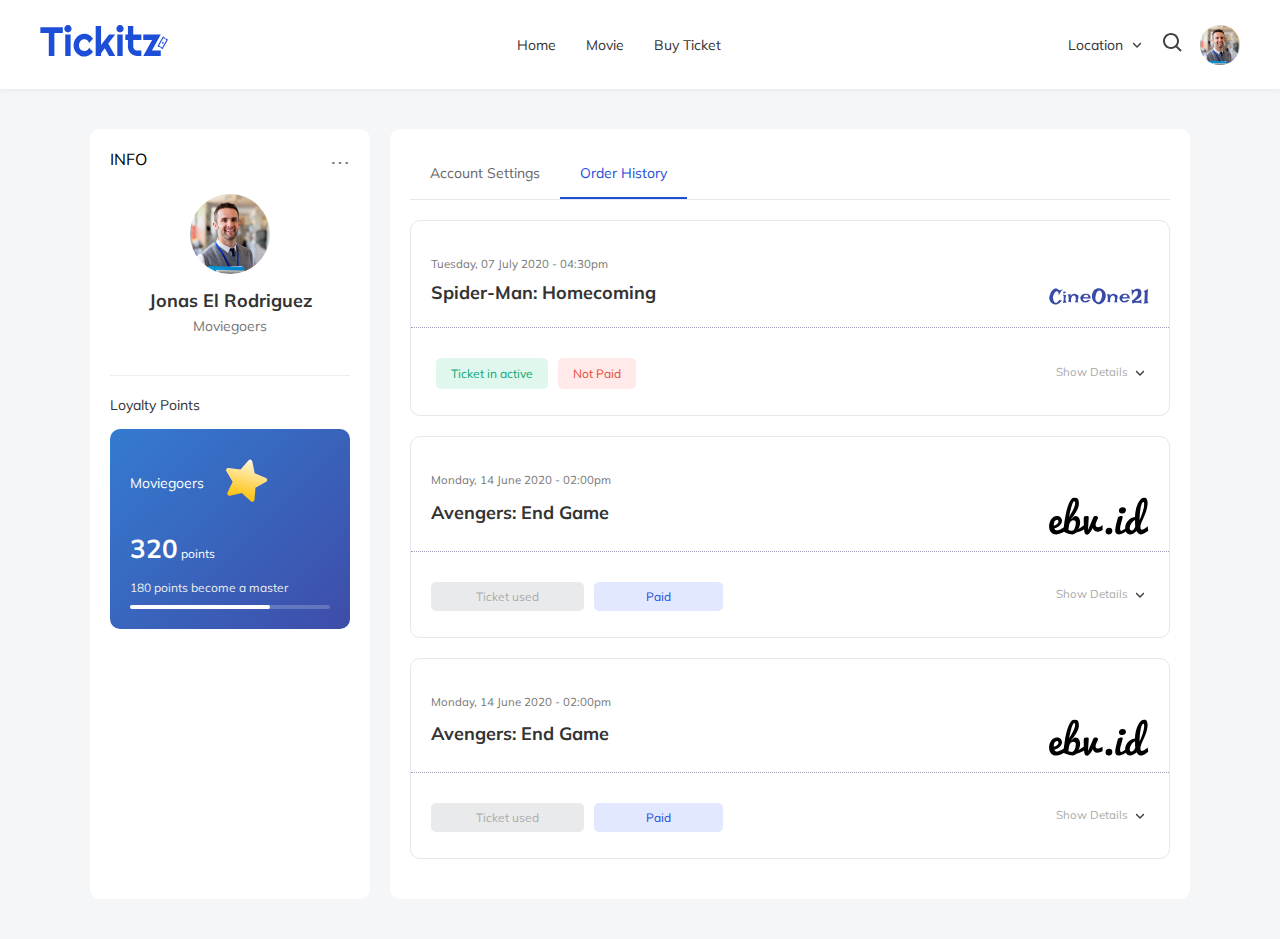
<file: order-history.html>
<!DOCTYPE html>
<html lang="en">
  <head>
    <meta charset="UTF-8" />
    <meta name="viewport" content="width=device-width, initial-scale=1.0" />
    <title>Tickitz - Movie Ticket Portal</title>
    <!-- Google Font: Mulish -->
    <link rel="preconnect" href="https://fonts.googleapis.com" />
    <link rel="preconnect" href="https://fonts.gstatic.com" crossorigin />
    <link
      href="https://fonts.googleapis.com/css2?family=Mulish:ital,wght@0,200..1000;1,200..1000&display=swap"
      rel="stylesheet"
    />
    <!-- link:css -->
    <link rel="stylesheet" href="assets/css/order-history.css" />
  </head>
  <body>
    <nav class="navbar">
      <div class="logo"><img src="assets/images/tickitz.svg" /></div>
      <div class="nav-menu">
        <a href="index.html">Home</a>
        <a href="index.html#movie">Movie</a>
        <a href="booking.html">Buy Ticket</a>
      </div>
      <div class="user-menu">
        <div class="location">Location<img src="assets/images/navi.svg" /></div>
        <div class="search-icon">
          <img src="assets/images/search.svg" />
        </div>
        <img
          src="assets/images/jonas.png"
          alt="User Avatar"
          class="user-avatar"
        />
      </div>
    </nav>

    <div class="container">
      <div class="sidebar">
        <div class="info-section">
          <div class="info-header">
            <div>INFO</div>
            <div class="ellipsis">⋯</div>
          </div>
          <div class="user-profile">
            <img
              src="assets/images/jonas.png"
              alt="User Profile"
              class="user-profile-img"
            />
            <div class="user-name">Jonas El Rodriguez</div>
            <div class="user-type">Moviegoers</div>
          </div>
        </div>

        <div class="loyalty-section">
          <div class="loyalty-title">Loyalty Points</div>
          <div class="loyalty-card">
            <div class="loyalty-card-title">
              Moviegoers
              <span class="star-icon"
                ><img src="assets/images/star.svg"
              /></span>
            </div>
            <div class="loyalty-points">
              320<span style="font-size: 12px; font-weight: normal">
                points</span
              >
            </div>
            <div class="points-info">180 points become a master</div>
            <div class="progress-bar">
              <div class="progress"></div>
            </div>
          </div>
        </div>
      </div>

      <div class="main-content">
        <div class="tabs">
          <div class="tab">Account Settings</div>
          <div class="tab active">Order History</div>
        </div>

        <div class="ticket-card">
          <div class="ticket-header">Tuesday, 07 July 2020 - 04:30pm</div>
          <div class="ticket-content">
            <div class="ticket-info">
              <div class="movie-title">Spider-Man: Homecoming</div>
            </div>
            <img
              src="assets/images/cine.svg"
              alt="CineOne21"
              class="cinema-logo"
            />
          </div>
          <div
            class="ticket-actions"
            style="
              padding: 0 25px 15px;
              border-top: 1px dotted var(--color-secondary);
            "
          >
            <div
              class="ticket-status status-active"
              style="position: relative; top: 30px"
            >
              Ticket in active
            </div>
            <div
              class="ticket-status status-not-paid"
              style="position: relative; top: 30px"
            >
              Not Paid
            </div>
          </div>
          <div class="ticket-footer">
            Show Details
            <span class="more-icon"><img src="assets/images/navi.svg" /></span>
          </div>
        </div>

        <div class="ticket-card">
          <div class="ticket-header">Monday, 14 June 2020 - 02:00pm</div>
          <div class="ticket-content">
            <div class="ticket-info">
              <div class="movie-title">Avengers: End Game</div>
            </div>
            <img src="assets/images/ebu.svg" alt="ebv.id" class="cinema-logo" />
          </div>
          <div
            class="ticket-actions"
            style="
              padding: 0 20px 15px;
              border-top: 1px dotted var(--color-secondary);
            "
          >
            <div class="ticket-status status-used">Ticket used</div>
            <div class="ticket-status status-paid">Paid</div>
          </div>
          <div class="ticket-footer">
            Show Details
            <span class="more-icon"><img src="assets/images/navi.svg" /></span>
          </div>
        </div>

        <div class="ticket-card">
          <div class="ticket-header">Monday, 14 June 2020 - 02:00pm</div>
          <div class="ticket-content">
            <div class="ticket-info">
              <div class="movie-title">Avengers: End Game</div>
            </div>
            <img src="assets/images/ebu.svg" alt="ebv.id" class="cinema-logo" />
          </div>
          <div
            class="ticket-actions"
            style="
              padding: 0 20px 15px;
              border-top: 1px dotted var(--color-secondary);
            "
          >
            <div class="ticket-status status-used">Ticket used</div>
            <div class="ticket-status status-paid">Paid</div>
          </div>
          <div class="ticket-footer">
            Show Details
            <span class="more-icon"><img src="assets/images/navi.svg" /></span>
          </div>
        </div>
      </div>
    </div>
  </body>
</html>
</file>
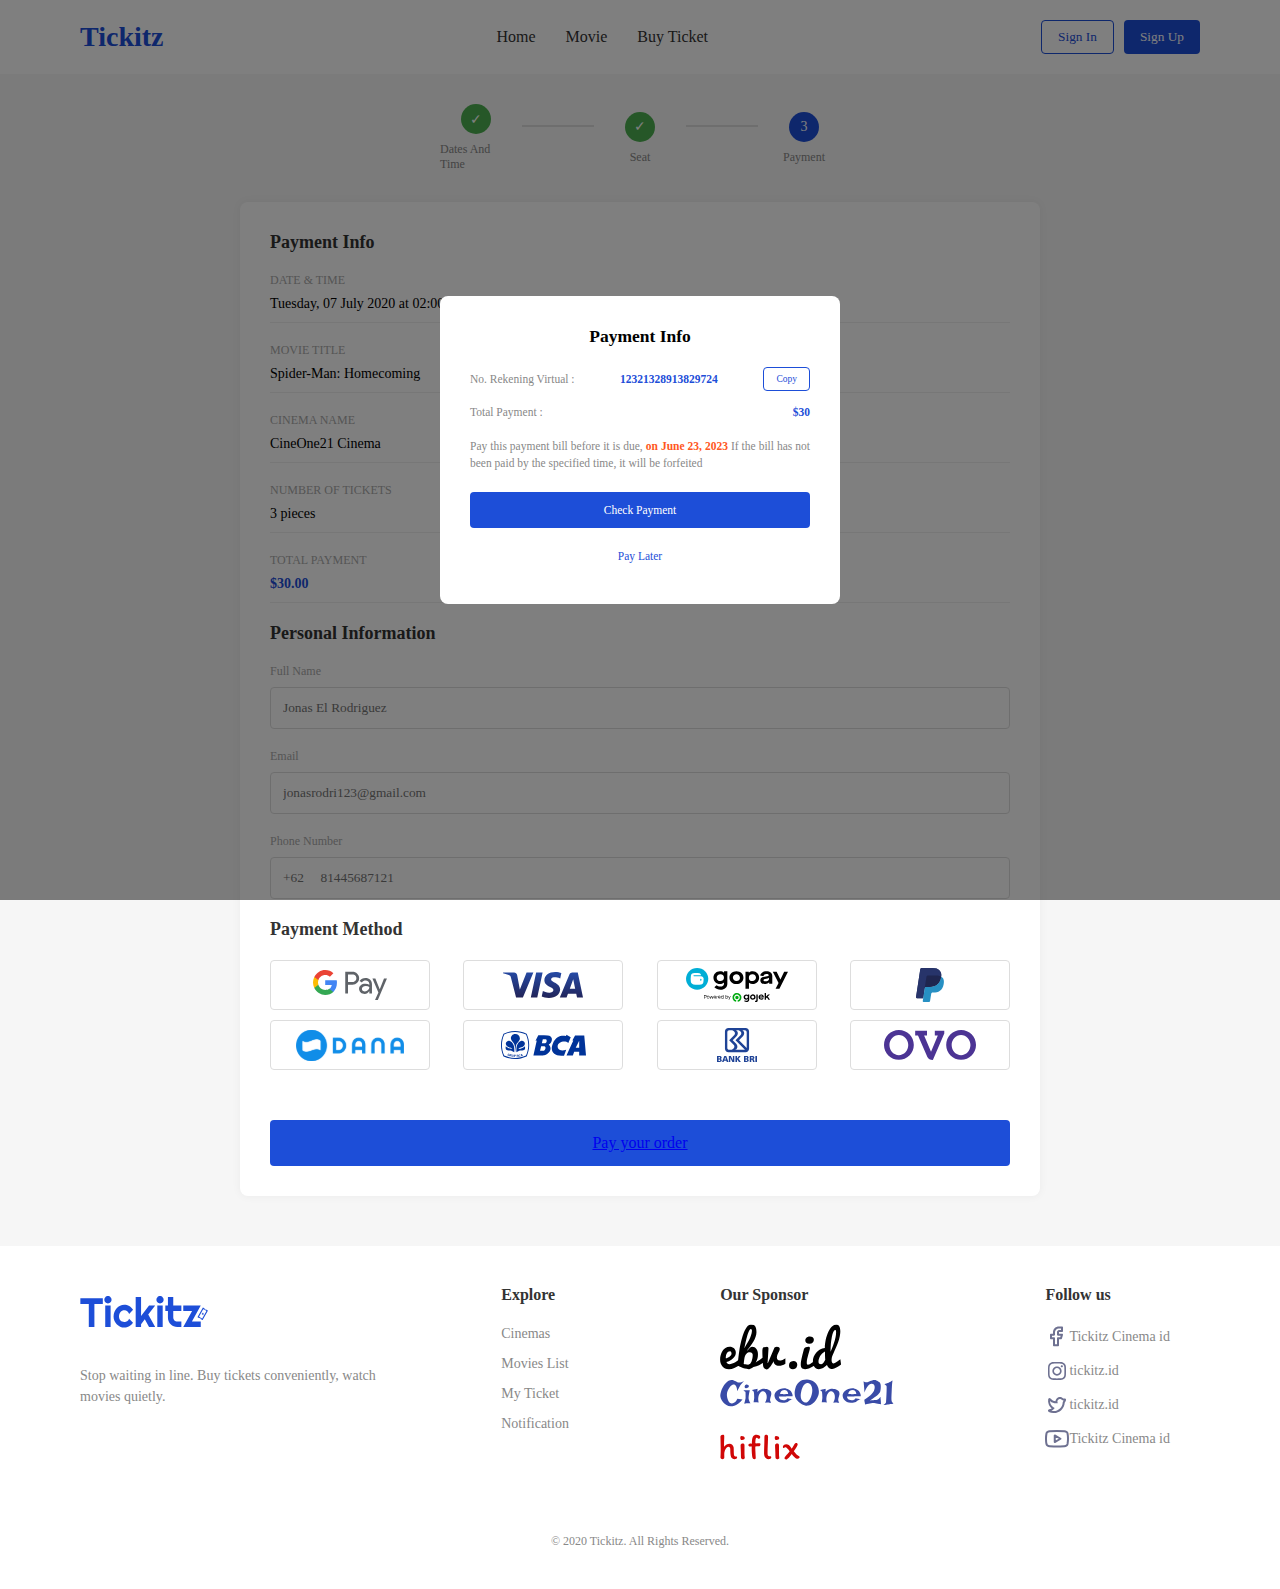
<file: payment-modal.html>
<!DOCTYPE html>
<html lang="en">
  <head>
    <meta charset="UTF-8" />
    <meta name="viewport" content="width=device-width, initial-scale=1.0" />
    <title>Tickitz - Movie Ticket Booking</title>
    <!-- Google Font: Mulish -->
    <link rel="preconnect" href="https://fonts.googleapis.com" />
    <link rel="preconnect" href="https://fonts.gstatic.com" crossorigin />
    <link
      href="https://fonts.googleapis.com/css2?family=Mulish:ital,wght@0,200..1000;1,200..1000&display=swap"
      rel="stylesheet"
    />
    <!-- link:css -->
    <link rel="stylesheet" href="assets/css/payment-modal.css" />
  </head>
  <body>
    <!-- header -->
    <div class="header">
      <div class="logo">Tickitz</div>
      <div class="nav">
        <a href="index.html">Home</a>
        <a href="index.html#movie">Movie</a>
        <a href="booking.html">Buy Ticket</a>
      </div>
      <div class="auth-buttons">
        <button class="signin-btn">
          <a
            href="login.html"
            style="text-decoration: none; color: var(--color-primary)"
            >Sign In</a
          >
        </button>
        <button class="signup-btn">
          <a href="register.html" style="text-decoration: none; color: white"
            >Sign Up</a
          >
        </button>
      </div>
    </div>

    <!-- progress bar -->
    <div class="progress-container">
      <div class="progress-step">
        <div class="step-circle completed">
          <span class="checkmark">✓</span>
        </div>
        <div class="step-title">Dates And Time</div>
      </div>
      <div class="progress-line"></div>
      <div class="progress-step">
        <div class="step-circle completed">
          <span class="checkmark">✓</span>
        </div>
        <div class="step-title">Seat</div>
      </div>
      <div class="progress-line"></div>
      <div class="progress-step">
        <div class="step-circle">
          <span>3</span>
        </div>
        <div class="step-title">Payment</div>
      </div>
    </div>

    <!-- main content -->
    <div class="main-container">
      <h2 class="section-title">Payment Info</h2>

      <div class="info-label">DATE & TIME</div>
      <div class="info-value">Tuesday, 07 July 2020 at 02:00pm</div>

      <div class="info-label">MOVIE TITLE</div>
      <div class="info-value">Spider-Man: Homecoming</div>

      <div class="info-label">CINEMA NAME</div>
      <div class="info-value">CineOne21 Cinema</div>

      <div class="info-label">NUMBER OF TICKETS</div>
      <div class="info-value">3 pieces</div>

      <div class="info-label">TOTAL PAYMENT</div>
      <div class="info-value total-payment">$30.00</div>

      <h2 class="section-title">Personal Information</h2>

      <div class="info-label">Full Name</div>
      <input type="text" class="input-field" placeholder="Jonas El Rodriguez" />

      <div class="info-label">Email</div>
      <input
        type="email"
        class="input-field"
        placeholder="jonasrodri123@gmail.com"
      />

      <div class="info-label">Phone Number</div>
      <input type="tel" class="input-field" placeholder="+62     81445687121" />

      <h2 class="section-title">Payment Method</h2>

      <div class="payment-methods">
        <div class="payment-option">
          <img src="assets/images/google-pay.svg" />
        </div>
        <div class="payment-option">
          <img src="assets/images/visa.svg" />
        </div>
        <div class="payment-option">
          <img src="assets/images/gopay.svg" />
        </div>
        <div class="payment-option">
          <img src="assets/images/paypall.svg" />
        </div>
        <div class="payment-option">
          <img src="assets/images/dana.svg" />
        </div>
        <div class="payment-option">
          <img src="assets/images/bca.svg" />
        </div>
        <div class="payment-option">
          <img src="assets/images/bri.svg" />
        </div>
        <div class="payment-option">
          <img src="assets/images/ovo.svg" />
        </div>
      </div>

      <button class="pay-button">
        <a href="payment-modal.html">Pay your order</a>
      </button>

      <!-- modal overlay -->
      <div class="modal-overlay">
        <div class="modal">
          <h2 class="modal-title">Payment Info</h2>

          <div class="modal-row">
            <div class="modal-label">No. Rekening Virtual :</div>
            <div class="modal-value">12321328913829724</div>
            <button class="modal-copy-button">Copy</button>
          </div>

          <div class="modal-row">
            <div class="modal-label">Total Payment :</div>
            <div class="modal-value">$30</div>
          </div>

          <div class="modal-message">
            Pay this payment bill before it is due,
            <span class="modal-due-date">on June 23, 2023</span> If the bill has
            not been paid by the specified time, it will be forfeited
          </div>

          <button class="modal-check-payment">
            <a href="index.html" style="text-decoration: none; color: white"
              >Check Payment</a
            >
          </button>
          <button class="modal-pay-later">Pay Later</button>
        </div>
      </div>
    </div>

    <!-- footer -->
    <div class="footer">
      <div class="footer-content">
        <div class="footer-left">
          <div class="footer-logo"><img src="assets/images/tickitz.svg" /></div>
          <div class="footer-tagline">
            Stop waiting in line. Buy tickets conveniently, watch movies
            quietly.
          </div>
        </div>

        <div class="footer-section">
          <h3 class="footer-heading">Explore</h3>
          <ul class="footer-links">
            <li><a href="#">Cinemas</a></li>
            <li><a href="#">Movies List</a></li>
            <li><a href="#">My Ticket</a></li>
            <li><a href="#">Notification</a></li>
          </ul>
        </div>

        <div class="footer-section">
          <h3 class="footer-heading">Our Sponsor</h3>
          <div class="sponsor-logos">
            <div class="sponsor-logo"><img src="assets/images/ebu.svg" /></div>
            <div class="sponsor-logo"><img src="assets/images/cine.svg" /></div>
            <div class="sponsor-logo"><img src="assets/images/hif.svg" /></div>
          </div>
        </div>

        <div class="footer-section">
          <h3 class="footer-heading">Follow us</h3>
          <div class="social-links">
            <a href="#" class="social-link"
              ><img src="assets/images/fb.svg" />Tickitz Cinema id</a
            >
            <a href="#" class="social-link"
              ><img src="assets/images/ig.svg" />tickitz.id</a
            >
            <a href="#" class="social-link"
              ><img src="assets/images/x.svg" />tickitz.id</a
            >
            <a href="#" class="social-link"
              ><img src="assets/images/you.svg" />Tickitz Cinema id</a
            >
          </div>
        </div>
      </div>

      <div class="copyright">© 2020 Tickitz. All Rights Reserved.</div>
    </div>
  </body>
</html>
</file>
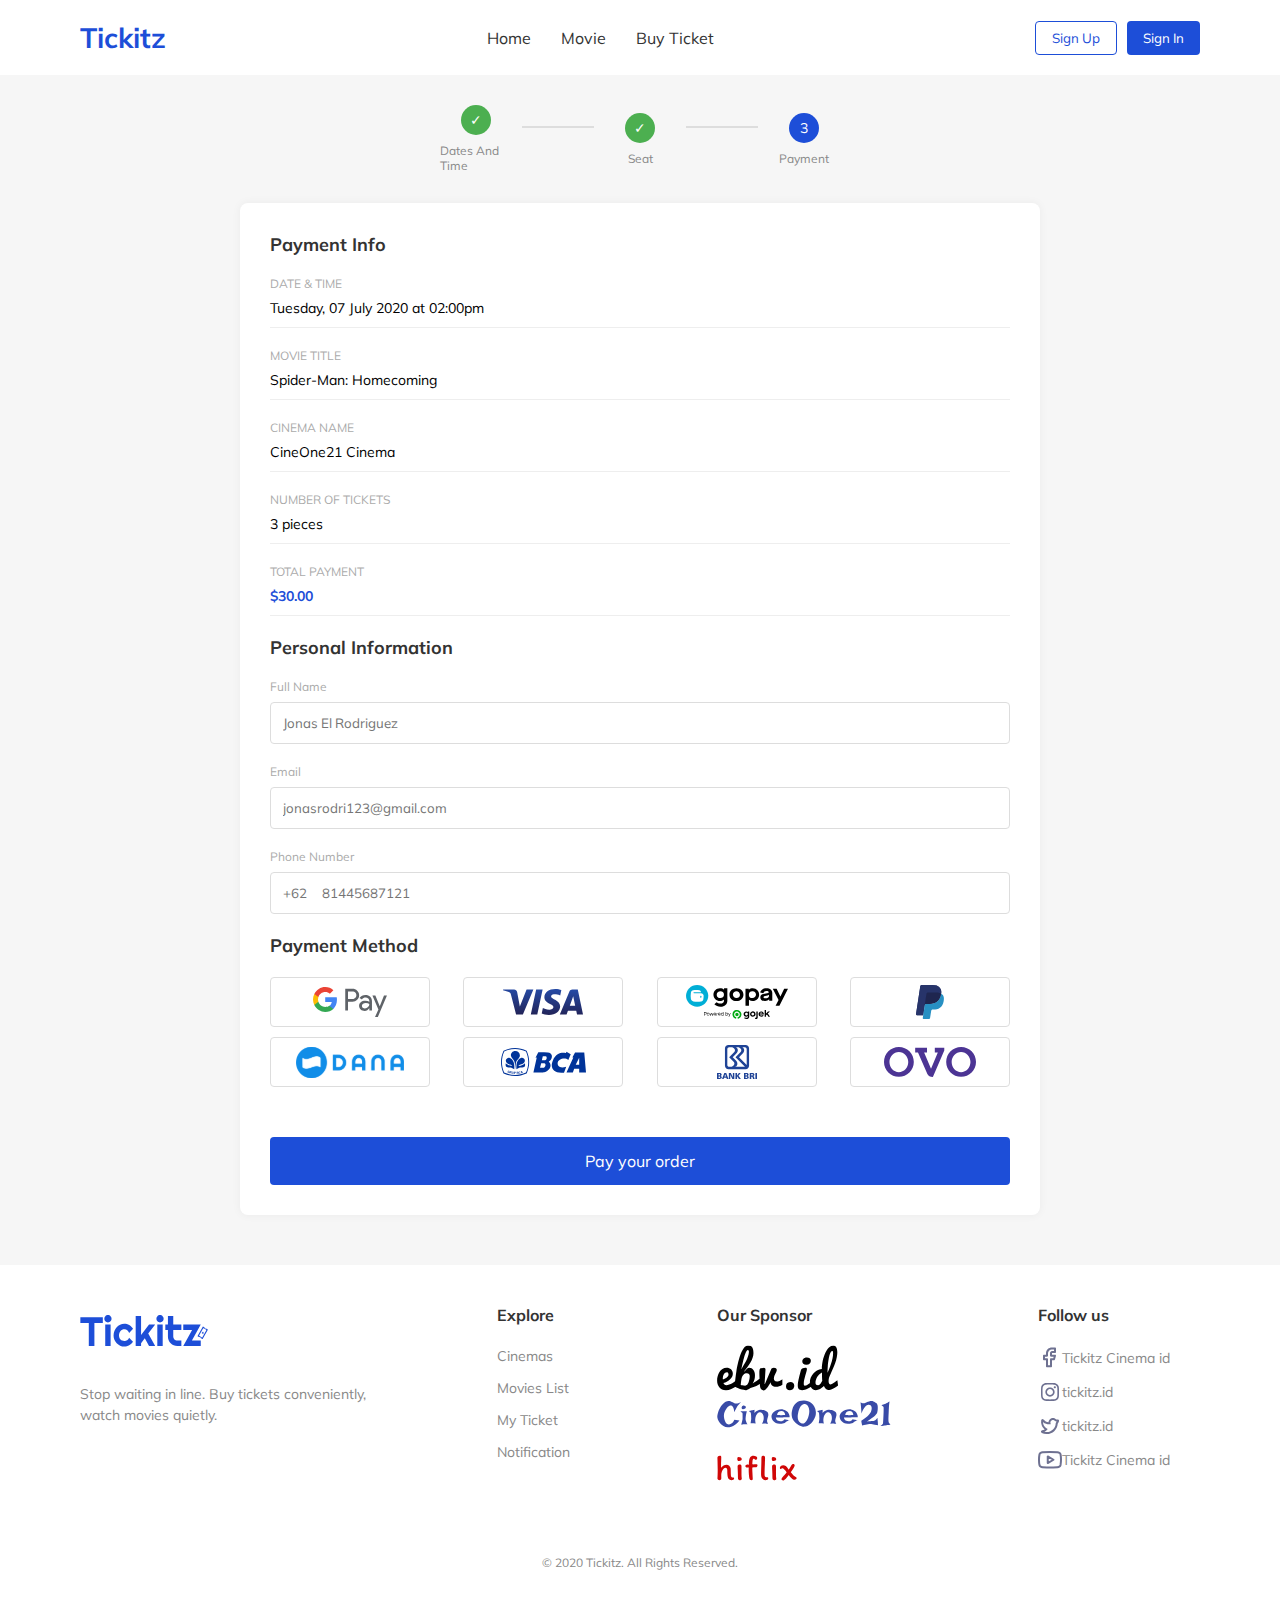
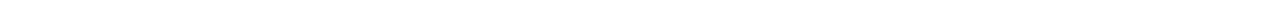
<file: payment.html>
<!DOCTYPE html>
<html lang="en">
  <head>
    <meta charset="UTF-8" />
    <meta name="viewport" content="width=device-width, initial-scale=1.0" />
    <title>Tickitz - Movie Ticket Booking</title>
    <!-- Google Font: Mulish -->
    <link rel="preconnect" href="https://fonts.googleapis.com" />
    <link rel="preconnect" href="https://fonts.gstatic.com" crossorigin />
    <link
      href="https://fonts.googleapis.com/css2?family=Mulish:ital,wght@0,200..1000;1,200..1000&display=swap"
      rel="stylesheet"
    />
    <!-- link:css -->
    <link rel="stylesheet" href="assets/css/payment.css" />
  </head>
  <body>
    <!-- header -->
    <div class="header">
      <div class="logo">Tickitz</div>
      <div class="nav">
        <a href="#">Home</a>
        <a href="index.html#movie">Movie</a>
        <a href="booking.html">Buy Ticket</a>
      </div>
      <div class="auth-buttons">
        <button class="signin-btn">
          <a
            href="register.html"
            style="text-decoration: none; color: var(--color-primary)"
            >Sign Up</a
          >
        </button>
        <button class="signup-btn">
          <a href="login.html" style="text-decoration: none; color: white"
            >Sign In</a
          >
        </button>
      </div>
    </div>

    <!-- progress bar -->
    <div class="progress-container">
      <div class="progress-step">
        <div class="step-circle completed">
          <span class="checkmark">✓</span>
        </div>
        <div class="step-title">Dates And Time</div>
      </div>
      <div class="progress-line"></div>
      <div class="progress-step">
        <div class="step-circle completed">
          <span class="checkmark">✓</span>
        </div>
        <div class="step-title">Seat</div>
      </div>
      <div class="progress-line"></div>
      <div class="progress-step">
        <div class="step-circle">
          <span>3</span>
        </div>
        <div class="step-title">Payment</div>
      </div>
    </div>

    <!-- main content -->
    <div class="main-container">
      <h2 class="section-title">Payment Info</h2>

      <div class="info-label">DATE & TIME</div>
      <div class="info-value">Tuesday, 07 July 2020 at 02:00pm</div>

      <div class="info-label">MOVIE TITLE</div>
      <div class="info-value">Spider-Man: Homecoming</div>

      <div class="info-label">CINEMA NAME</div>
      <div class="info-value">CineOne21 Cinema</div>

      <div class="info-label">NUMBER OF TICKETS</div>
      <div class="info-value">3 pieces</div>

      <div class="info-label">TOTAL PAYMENT</div>
      <div class="info-value total-payment">$30.00</div>

      <h2 class="section-title">Personal Information</h2>

      <div class="info-label">Full Name</div>
      <input type="text" class="input-field" placeholder="Jonas El Rodriguez" />

      <div class="info-label">Email</div>
      <input
        type="email"
        class="input-field"
        placeholder="jonasrodri123@gmail.com"
      />

      <div class="info-label">Phone Number</div>
      <input type="tel" class="input-field" placeholder="+62     81445687121" />

      <h2 class="section-title">Payment Method</h2>

      <div class="payment-methods">
        <div class="payment-option">
          <img src="assets/images/google-pay.svg" />
        </div>
        <div class="payment-option">
          <img src="assets/images/visa.svg" />
        </div>
        <div class="payment-option">
          <img src="assets/images/gopay.svg" />
        </div>
        <div class="payment-option">
          <img src="assets/images/paypall.svg" />
        </div>
        <div class="payment-option">
          <img src="assets/images/dana.svg" />
        </div>
        <div class="payment-option">
          <img src="assets/images/bca.svg" />
        </div>
        <div class="payment-option">
          <img src="assets/images/bri.svg" />
        </div>
        <div class="payment-option">
          <img src="assets/images/ovo.svg" />
        </div>
      </div>

      <button class="pay-button">
        <a href="payment-modal.html" style="text-decoration: none; color: white"
          >Pay your order</a
        >
      </button>
    </div>

    <!-- footer -->
    <div class="footer">
      <div class="footer-content">
        <div class="footer-left">
          <div class="footer-logo"><img src="assets/images/tickitz.svg" /></div>
          <div class="footer-tagline">
            Stop waiting in line. Buy tickets conveniently, watch movies
            quietly.
          </div>
        </div>

        <div class="footer-section">
          <h3 class="footer-heading">Explore</h3>
          <ul class="footer-links">
            <li><a href="#">Cinemas</a></li>
            <li><a href="#">Movies List</a></li>
            <li><a href="#">My Ticket</a></li>
            <li><a href="#">Notification</a></li>
          </ul>
        </div>

        <div class="footer-section">
          <h3 class="footer-heading">Our Sponsor</h3>
          <div class="sponsor-logos">
            <div class="sponsor-logo"><img src="assets/images/ebu.svg" /></div>
            <div class="sponsor-logo"><img src="assets/images/cine.svg" /></div>
            <div class="sponsor-logo"><img src="assets/images/hif.svg" /></div>
          </div>
        </div>

        <div class="footer-section">
          <h3 class="footer-heading">Follow us</h3>
          <div class="social-links">
            <a href="#" class="social-link"
              ><img src="assets/images/fb.svg" />Tickitz Cinema id</a
            >
            <a href="#" class="social-link"
              ><img src="assets/images/ig.svg" />tickitz.id</a
            >
            <a href="#" class="social-link"
              ><img src="assets/images/x.svg" />tickitz.id</a
            >
            <a href="#" class="social-link"
              ><img src="assets/images/you.svg" />Tickitz Cinema id</a
            >
          </div>
        </div>
      </div>

      <div class="copyright">© 2020 Tickitz. All Rights Reserved.</div>
    </div>
  </body>
</html>
</file>
<file: assets/css/order-history.css>
:root {
  --color-primary: #1d4ed8;
  --color-secondary: #a0a3bd;
}

* {
  margin: 0;
  padding: 0;
  box-sizing: border-box;
  font-family: "Mulish", serif;
}

body {
  background-color: #f5f6f8;
}

.navbar {
  display: flex;
  justify-content: space-between;
  align-items: center;
  padding: 15px 40px;
  background-color: white;
  box-shadow: 0 2px 4px rgba(0, 0, 0, 0.05);
}

.logo {
  color: var(--color-primary);
  font-size: 28px;
  font-weight: bold;
}

.logo span {
  font-size: 20px;
}

.nav-menu {
  display: flex;
  gap: 30px;
}

.nav-menu a {
  text-decoration: none;
  color: #333;
  font-size: 14px;
}

.user-menu {
  display: flex;
  align-items: center;
  gap: 15px;
}

.location {
  display: flex;
  align-items: center;
  gap: 5px;
  font-size: 14px;
  color: #333;
}

.location i {
  font-size: 12px;
}

.search-icon {
  color: #333;
  font-size: 16px;
}

.user-avatar {
  width: 40px;
  height: 40px;
  border-radius: 50%;
  object-fit: cover;
}

.container {
  max-width: 1100px;
  margin: 40px auto;
  display: flex;
  gap: 20px;
}

.sidebar {
  width: 280px;
  background-color: white;
  border-radius: 10px;
  padding: 20px;
}

.main-content {
  flex: 1;
  background-color: white;
  border-radius: 10px;
  padding: 20px;
}

.info-section {
  display: flex;
  flex-direction: column;
  align-items: center;
  padding-bottom: 20px;
  position: relative;
}

.info-header {
  display: flex;
  justify-content: space-between;
  width: 100%;
  margin-bottom: 20px;
}

.user-profile {
  display: flex;
  flex-direction: column;
  align-items: center;
  margin-bottom: 20px;
}

.user-profile-img {
  width: 80px;
  height: 80px;
  border-radius: 50%;
  object-fit: cover;
  margin-bottom: 15px;
}

.user-name {
  font-weight: bold;
  font-size: 18px;
  color: #333;
  margin-bottom: 5px;
}

.user-type {
  color: #777;
  font-size: 14px;
}

.loyalty-section {
  width: 100%;
  padding-top: 20px;
  border-top: 1px solid #eee;
}

.loyalty-title {
  font-size: 14px;
  color: #333;
  margin-bottom: 15px;
}

.loyalty-card {
  background: linear-gradient(135deg, #347bd0 0%, #3e4da9 100%);
  border-radius: 10px;
  padding: 20px;
  color: white;
  position: relative;
  overflow: hidden;
}

.loyalty-card-title {
  font-size: 14px;
  margin-bottom: 15px;
  display: flex;
  align-items: center;
  gap: 10px;
}

.star-icon {
  color: #ffd700;
  font-size: 20px;
}

.loyalty-points {
  font-size: 26px;
  font-weight: bold;
  margin-bottom: 15px;
}

.points-info {
  font-size: 12px;
  color: #eee;
  margin-bottom: 10px;
}

.progress-bar {
  height: 4px;
  background-color: rgba(255, 255, 255, 0.2);
  border-radius: 2px;
  width: 100%;
  margin-top: 5px;
}

.progress {
  height: 100%;
  background-color: white;
  border-radius: 2px;
  width: 70%;
}

.tabs {
  display: flex;
  border-bottom: 1px solid #e5e7eb;
  margin-bottom: 20px;
}

.tab {
  padding: 15px 20px;
  font-size: 14px;
  color: #666;
  cursor: pointer;
}

.tab.active {
  color: var(--color-primary);
  border-bottom: 2px solid var(--color-primary);
}

.ticket-card {
  border: 1px solid #e5e7eb;
  border-radius: 10px;
  overflow: hidden;
  margin-bottom: 20px;
}

.ticket-header {
  padding: 15px 20px;
  font-size: 11.5px;
  color: #777;
  position: relative;
  top: 20px;
}

.ticket-content {
  padding: 15px 20px;
  display: flex;
  justify-content: space-between;
  align-items: center;
}

.ticket-info {
  flex: 1;
}

.movie-title {
  font-size: 18px;
  font-weight: bold;
  color: #333;
  margin-bottom: 8px;
}

.ticket-actions {
  display: flex;
  gap: 10px;
}

.ticket-status {
  padding: 8px 15px;
  border-radius: 5px;
  font-size: 12px;
}

.status-active {
  background-color: #e0f7ed;
  color: #0ca678;
}

.status-not-paid {
  background-color: #ffe9e9;
  color: #e74c3c;
}

.status-used {
  background-color: #e9eaec;
  color: #aaaaaa;
  padding: 7px 45px;
  position: relative;
  top: 30px;
}

.status-paid {
  background-color: #e1e8ff;
  color: var(--color-primary);
  padding: 7px 52px;
  position: relative;
  top: 30px;
}

.cinema-logo {
  width: 100px;
  object-fit: contain;
}

.ticket-footer {
  display: flex;
  justify-content: flex-end;
  padding: 10px 20px;
  font-size: 11.5px;
  color: #aaaaaa;
  cursor: pointer;
  position: relative;
  bottom: 20px;
}

.more-icon {
  margin-left: 3px;
}

.ellipsis {
  font-size: 20px;
  color: #777;
  cursor: pointer;
}
</file>
<file: assets/css/payment-modal.css>
:root {
  --color-primary: #1d4ed8;
  --color-secondary: #a0a3bd;
}

* {
  margin: 0;
  padding: 0;
  box-sizing: border-box;
  font-family: "Mulish, serif";
}

body {
  background-color: #f6f6f6;
}

/* header styles */
.header {
  display: flex;
  justify-content: space-between;
  align-items: center;
  padding: 20px 80px;
  background-color: white;
}

.logo {
  color: var(--color-primary);
  font-size: 28px;
  font-weight: bold;
}

.nav {
  display: flex;
  gap: 30px;
}

.nav a {
  text-decoration: none;
  color: #333;
}

.auth-buttons {
  display: flex;
  gap: 10px;
}

.signin-btn {
  padding: 8px 16px;
  border: 1px solid var(--color-primary);
  border-radius: 4px;
  background: white;
  color: var(--color-primary);
  cursor: pointer;
}

.signup-btn {
  padding: 8px 16px;
  border: none;
  border-radius: 4px;
  background: var(--color-primary);
  color: white;
  cursor: pointer;
}

/* progress bar */
.progress-container {
  display: flex;
  justify-content: center;
  align-items: center;
  padding: 30px 0;
  width: 400px;
  margin: 0 auto;
}

.progress-step {
  display: flex;
  flex-direction: column;
  align-items: center;
  position: relative;
  flex: 1;
}

.step-circle {
  width: 30px;
  height: 30px;
  border-radius: 50%;
  background-color: var(--color-primary);
  color: white;
  display: flex;
  justify-content: center;
  align-items: center;
  margin-bottom: 8px;
  font-size: 14px;
}

.step-circle.completed {
  background-color: #4caf50;
}

.step-title {
  font-size: 12px;
  color: #888;
}

.progress-line {
  flex: 1;
  height: 2px;
  background-color: #ddd;
  margin: 0 10px;
  margin-bottom: 24px;
}

/* main content */
.main-container {
  max-width: 800px;
  margin: 0 auto;
  background-color: white;
  border-radius: 8px;
  padding: 30px;
  box-shadow: 0 0 10px rgba(0, 0, 0, 0.05);
  margin-bottom: 50px;
}

.section-title {
  font-size: 18px;
  font-weight: bold;
  margin-bottom: 20px;
  color: #333;
}

.info-label {
  color: #aaa;
  font-size: 12px;
  margin-bottom: 8px;
}

.info-value {
  font-size: 14px;
  margin-bottom: 20px;
  padding-bottom: 10px;
  border-bottom: 1px solid #eee;
}

.total-payment {
  color: var(--color-primary);
  font-weight: bold;
}

/* form */
.input-field {
  width: 100%;
  padding: 12px;
  margin-bottom: 20px;
  border: 1px solid #ddd;
  border-radius: 4px;
}

/* payment methods */
.payment-methods {
  display: flex;
  flex-wrap: wrap;
  justify-content: space-between;
  gap: 10px;
  margin-bottom: 30px;
}

.payment-option {
  width: 160px;
  height: 50px;
  border: 1px solid #ddd;
  border-radius: 4px;
  display: flex;
  justify-content: center;
  align-items: center;
  cursor: pointer;
}

.payment-option img {
  max-width: 70%;
  max-height: 70%;
}

.pay-button {
  width: 100%;
  padding: 14px;
  background-color: var(--color-primary);
  color: white;
  border: none;
  border-radius: 4px;
  font-size: 16px;
  cursor: pointer;
  margin-top: 20px;
}

/* footer */
.footer {
  background-color: white;
  padding: 40px 80px;
}

.footer-content {
  display: flex;
  justify-content: space-between;
  max-width: 1200px;
  margin: 0 auto;
}

.footer-left {
  max-width: 300px;
}

.footer-logo {
  color: var(--color-primary);
  font-size: 28px;
  font-weight: bold;
  margin-bottom: 20px;
}

.footer-tagline {
  color: #888;
  font-size: 14px;
  line-height: 1.5;
}

.footer-section {
  margin-right: 30px;
}

.footer-heading {
  font-size: 16px;
  font-weight: bold;
  margin-bottom: 20px;
  color: #333;
}

.footer-links {
  list-style: none;
}

.footer-links li {
  margin-bottom: 12px;
}

.footer-links a {
  text-decoration: none;
  color: #888;
  font-size: 14px;
}

.sponsor-logos {
  display: flex;
  flex-direction: column;
  gap: 15px;
}

.sponsor-logo {
  height: 40px;
}

.social-links {
  display: flex;
  flex-direction: column;
  gap: 10px;
}

.social-link {
  display: flex;
  align-items: center;
  text-decoration: none;
  color: #888;
  font-size: 14px;
}

.copyright {
  text-align: center;
  color: #888;
  font-size: 12px;
  margin-top: 40px;
  padding-top: 20px;
}

/* modal */
.modal-overlay {
  position: fixed;
  top: 0;
  left: 0;
  right: 0;
  bottom: 0;
  background-color: rgba(0, 0, 0, 0.5);
  display: flex;
  justify-content: center;
  align-items: center;
  z-index: 1000;
}

.modal {
  background-color: white;
  width: 400px;
  border-radius: 8px;
  padding: 30px;
}

.modal-title {
  font-size: 17.5px;
  font-weight: bold;
  margin-bottom: 20px;
  text-align: center;
}

.modal-row {
  display: flex;
  justify-content: space-between;
  align-items: center;
  margin-bottom: 15px;
}

.modal-label {
  color: #888;
  font-size: 11.5px;
}

.modal-value {
  font-size: 11.5px;
  font-weight: bold;
  color: var(--color-primary);
}

.modal-copy-button {
  padding: 6px 12px;
  background-color: white;
  border: 1px solid var(--color-primary);
  color: var(--color-primary);
  border-radius: 4px;
  cursor: pointer;
  font-size: 9.5px;
}

.modal-message {
  text-align: justify;
  margin: 20px 0;
  font-size: 11.5px;
  line-height: 1.5;
  color: #888;
}

.modal-due-date {
  color: #ff5722;
  font-weight: bold;
}

.modal-check-payment {
  width: 100%;
  padding: 12px;
  background-color: var(--color-primary);
  color: white;
  border: none;
  border-radius: 4px;
  font-size: 11.5px;
  cursor: pointer;
  margin-bottom: 10px;
}

.modal-pay-later {
  width: 100%;
  padding: 12px;
  background-color: white;
  border: none;
  color: #888;
  font-size: 11.5px;
  cursor: pointer;
  text-decoration: none;
  color: var(--color-primary);
}
</file>
<file: assets/css/payment.css>
:root {
  --color-primary: #1d4ed8;
  --color-secondary: #a0a3bd;
}

* {
  margin: 0;
  padding: 0;
  box-sizing: border-box;
  font-family: "Mulish", serif;
}

body {
  background-color: #f6f6f6;
}

/* header styles */
.header {
  display: flex;
  justify-content: space-between;
  align-items: center;
  padding: 20px 80px;
  background-color: white;
}

.logo {
  color: var(--color-primary);
  font-size: 28px;
  font-weight: bold;
}

.nav {
  display: flex;
  gap: 30px;
}

.nav a {
  text-decoration: none;
  color: #333;
}

.auth-buttons {
  display: flex;
  gap: 10px;
}

.signin-btn {
  padding: 8px 16px;
  border: 1px solid var(--color-primary);
  border-radius: 4px;
  background: white;
  color: var(--color-primary);
  cursor: pointer;
}

.signup-btn {
  padding: 8px 16px;
  border: none;
  border-radius: 4px;
  background: var(--color-primary);
  color: white;
  cursor: pointer;
}

/* progress bar styles */
.progress-container {
  display: flex;
  justify-content: center;
  align-items: center;
  padding: 30px 0;
  width: 400px;
  margin: 0 auto;
}

.progress-step {
  display: flex;
  flex-direction: column;
  align-items: center;
  position: relative;
  flex: 1;
}

.step-circle {
  width: 30px;
  height: 30px;
  border-radius: 50%;
  background-color: var(--color-primary);
  color: white;
  display: flex;
  justify-content: center;
  align-items: center;
  margin-bottom: 8px;
  font-size: 14px;
}

.step-circle.completed {
  background-color: #4caf50;
}

.step-title {
  font-size: 12px;
  color: #888;
}

.progress-line {
  flex: 1;
  height: 2px;
  background-color: #ddd;
  margin: 0 10px;
  margin-bottom: 24px;
}

/* main content */
.main-container {
  max-width: 800px;
  margin: 0 auto;
  background-color: white;
  border-radius: 8px;
  padding: 30px;
  box-shadow: 0 0 10px rgba(0, 0, 0, 0.05);
  margin-bottom: 50px;
}

.section-title {
  font-size: 18px;
  font-weight: bold;
  margin-bottom: 20px;
  color: #333;
}

.info-label {
  color: #aaa;
  font-size: 12px;
  margin-bottom: 8px;
}

.info-value {
  font-size: 14px;
  margin-bottom: 20px;
  padding-bottom: 10px;
  border-bottom: 1px solid #eee;
}

.total-payment {
  color: var(--color-primary);
  font-weight: bold;
}

/* form */
.input-field {
  width: 100%;
  padding: 12px;
  margin-bottom: 20px;
  border: 1px solid #ddd;
  border-radius: 4px;
}

/* payment methods */
.payment-methods {
  display: flex;
  flex-wrap: wrap;
  justify-content: space-between;
  gap: 10px;
  margin-bottom: 30px;
}

.payment-option {
  width: 160px;
  height: 50px;
  border: 1px solid #ddd;
  border-radius: 4px;
  display: flex;
  justify-content: center;
  align-items: center;
  cursor: pointer;
}

.payment-option img {
  max-width: 70%;
  max-height: 70%;
}

.pay-button {
  width: 100%;
  padding: 14px;
  background-color: var(--color-primary);
  color: white;
  border: none;
  border-radius: 4px;
  font-size: 16px;
  cursor: pointer;
  margin-top: 20px;
}

/* footer styles */
.footer {
  background-color: white;
  padding: 40px 80px;
}

.footer-content {
  display: flex;
  justify-content: space-between;
  max-width: 1200px;
  margin: 0 auto;
}

.footer-left {
  max-width: 300px;
}

.footer-logo {
  color: var(--color-primary);
  font-size: 28px;
  font-weight: bold;
  margin-bottom: 20px;
}

.footer-tagline {
  color: #888;
  font-size: 14px;
  line-height: 1.5;
}

.footer-section {
  margin-right: 30px;
}

.footer-heading {
  font-size: 16px;
  font-weight: bold;
  margin-bottom: 20px;
  color: #333;
}

.footer-links {
  list-style: none;
}

.footer-links li {
  margin-bottom: 12px;
}

.footer-links a {
  text-decoration: none;
  color: #888;
  font-size: 14px;
}

.sponsor-logos {
  display: flex;
  flex-direction: column;
  gap: 15px;
}

.sponsor-logo {
  height: 40px;
}

.social-links {
  display: flex;
  flex-direction: column;
  gap: 10px;
}

.social-link {
  display: flex;
  align-items: center;
  text-decoration: none;
  color: #888;
  font-size: 14px;
}

.copyright {
  text-align: center;
  color: #888;
  font-size: 12px;
  margin-top: 40px;
  padding-top: 20px;
}
</file>
